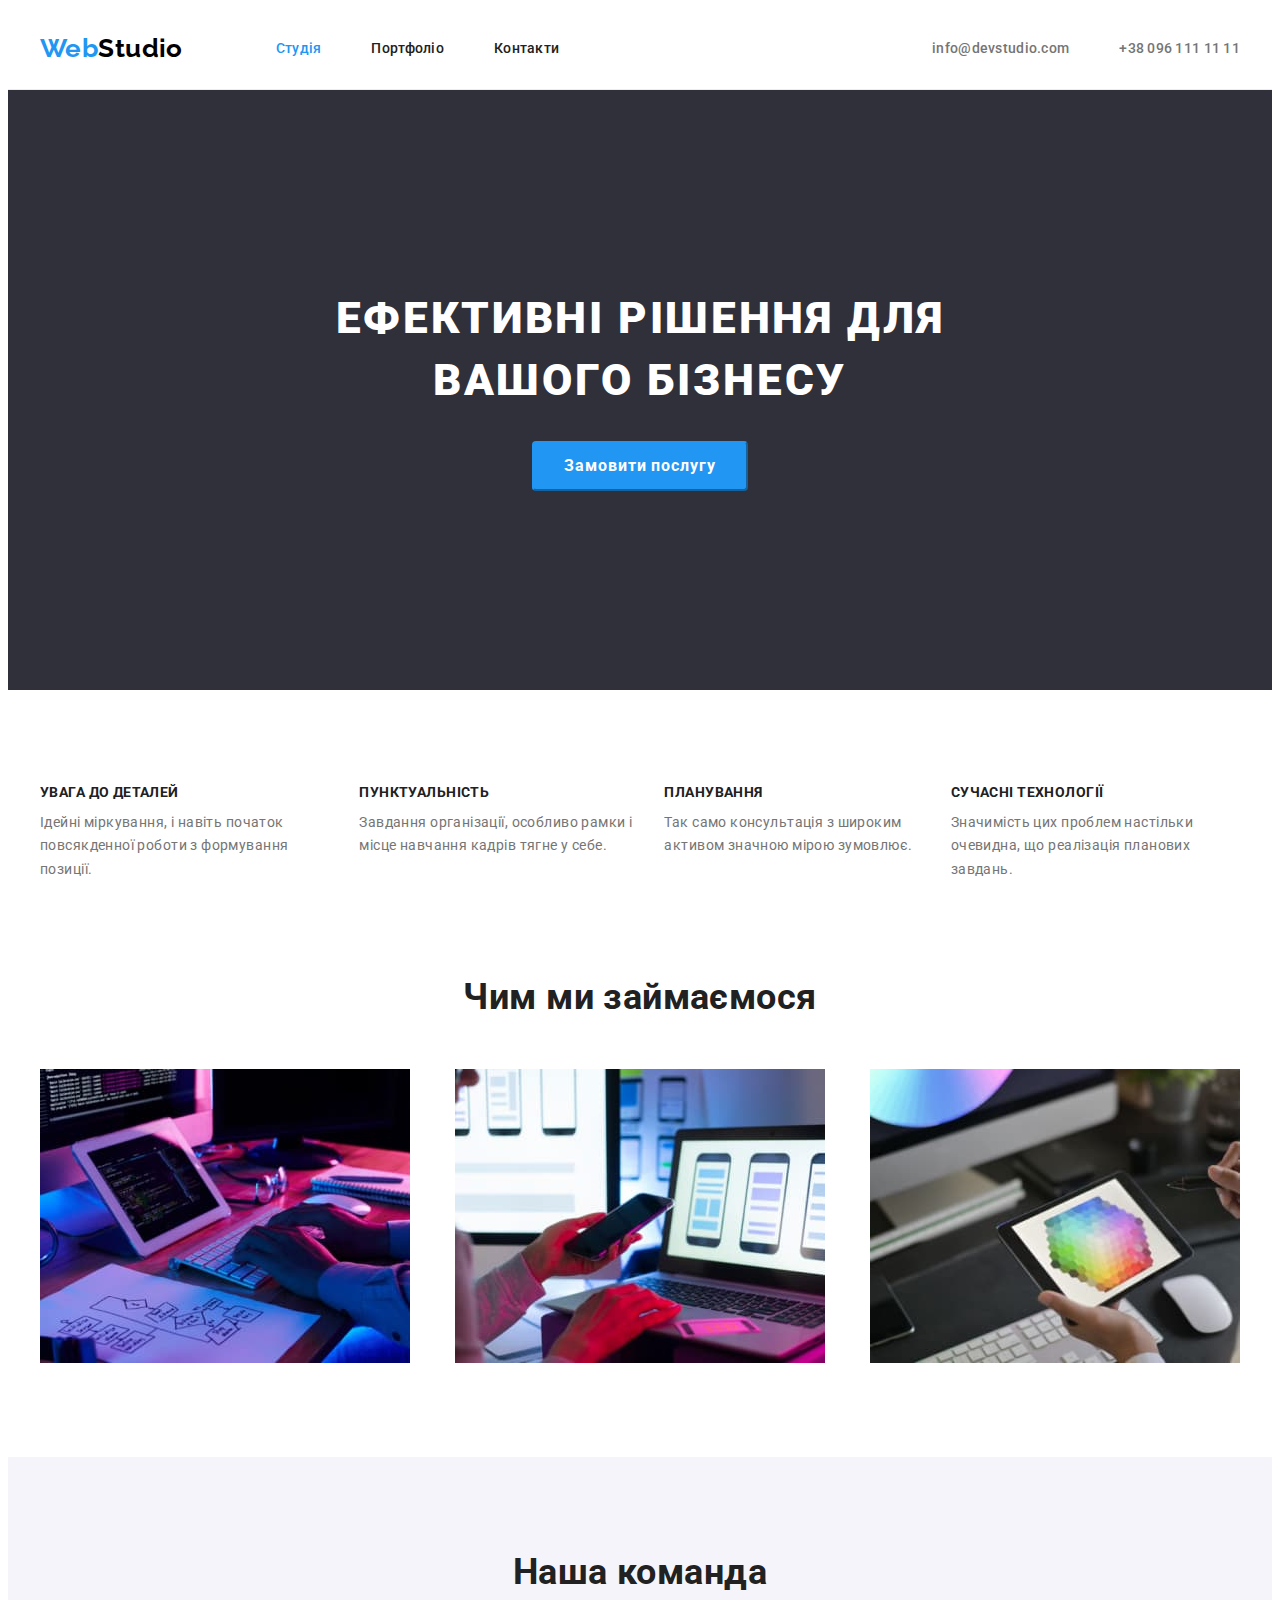
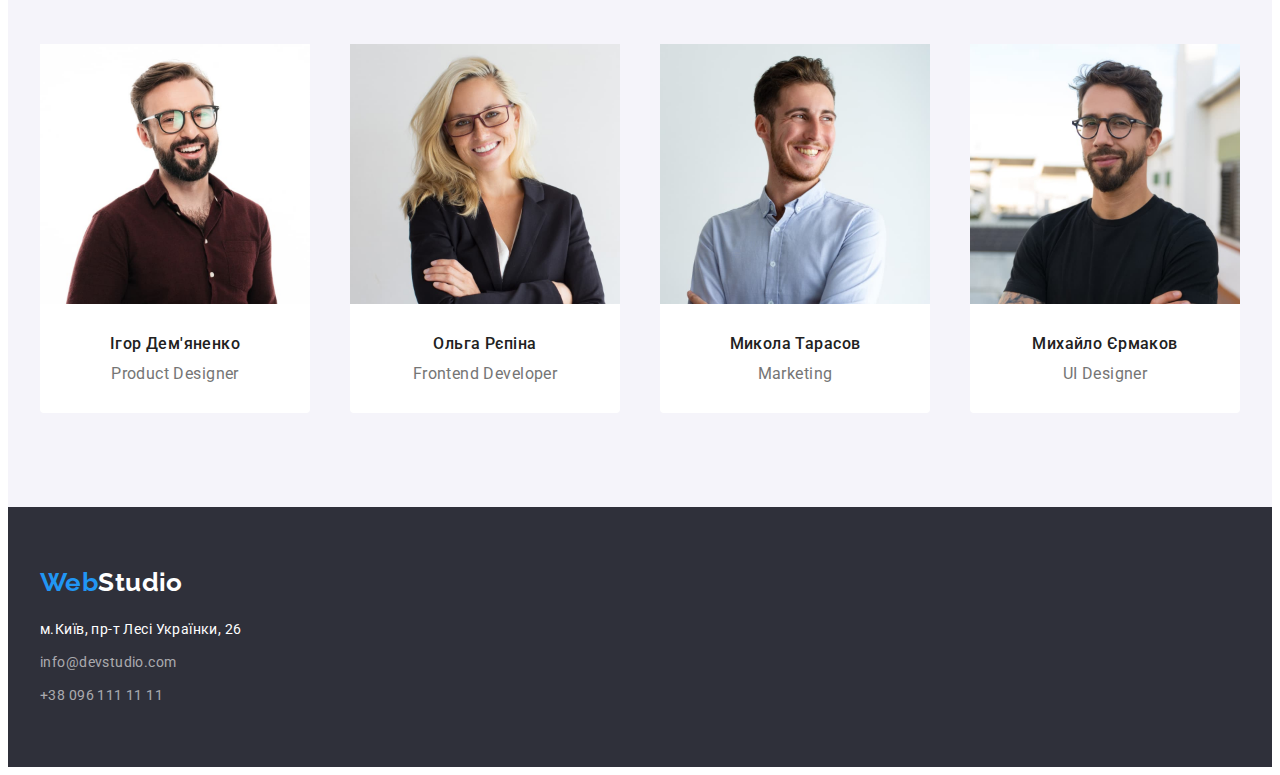
<file: index.html>
<!DOCTYPE html>
<html lang="uk">

<head>
    <meta charset="UTF-8">
    <meta http-equiv="X-UA-Compatible" content="IE=edge">
    <meta name="viewport" content="width=device-width, initial-scale=1.0">
    <link rel="preconnect" href="https://fonts.googleapis.com">
    <link rel="preconnect" href="https://fonts.gstatic.com" crossorigin>
    <link
        href="https://fonts.googleapis.com/css2?family=Raleway:wght@700&family=Roboto:wght@400;500;700;900&display=swap"
        rel="stylesheet">
    <link rel="stylesheet" href="https://cdnjs.cloudflare.com/ajax/libs/modern-normalize/1.1.0/modern-normalize.min.css"
        integrity="sha512-wpPYUAdjBVSE4KJnH1VR1HeZfpl1ub8YT/NKx4PuQ5NmX2tKuGu6U/JRp5y+Y8XG2tV+wKQpNHVUX03MfMFn9Q=="
        crossorigin="anonymous" referrerpolicy="no-referrer" />
    <title>Головна сторінка</title>
    <link rel="stylesheet" href="./css/styles.css">
</head>

<body>
    <header>
        <div class="header container">
            <nav class="header-nav">
                <a href="index.html" lang="en" class="logo link">Web<span class="logo-header">Studio</span></a>
                <ul class="header-nav list">
                    <li class="nav-items"><a href="./index.html" class="nav-items link current">Студія</a></li>
                    <li class="nav-items"><a href="./portfolio.html" class="nav-items link">Портфоліо</a></li>
                    <li class="nav-items"><a href="" class="nav-items link">Контакти</a></li>
                </ul>
            </nav>

            <ul class="list flex">
                <li class="list-item"><a href="mailto:info@devstudio.com" target="_blank"
                    class="cantacts-mail link">info@devstudio.com</a> </li>
                <li class="list-item"><a href="tel:+380961111111" class="contacts-tel link">+38 096 111 11 11</a> </li>
            </ul>
        </div>
    </header>
    <main>
        <!--section hero-->

        <section class="hero">
            <!-- <div class="container"> -->
            <h1 class="hero-title">Ефективні рішення для вашого бізнесу</h1>
            <button type="button" class="hero-btn">Замовити послугу</button>
            <!-- </div> -->
        </section>

        <section class="section-descr section">
            <div class="container">
                <h2 class="visually-hidden"> Як ми працюємо </h2>
                <ul class="list flex">
                    <li class="descr-list">
                        <h3 class="descr-item">Увага до деталей</h3>
                        <p class="item-text">Ідейні міркування, і навіть початок повсякденної роботи з формування
                            позиції.</p>
                    </li>
                    <li class="descr-list">
                        <h3 class="descr-item">Пунктуальність</h3>
                        <p class="item-text">Завдання організації, особливо рамки і місце навчання кадрів тягне у себе.
                        </p>
                    </li>
                    <li class="descr-list">
                        <h3 class="descr-item">Планування</h3>
                        <p class="item-text">Так само консультація з широким активом значною мірою зумовлює.</p>
                    </li>
                    <li class="descr-list">
                        <h3 class="descr-item">Сучасні технології</h3>
                        <p class="item-text">Значимість цих проблем настільки очевидна, що реалізація планових завдань.
                        </p>
                    </li>
                </ul>
            </div>
        </section>
        <section class="section-direction section">
            <div class="container">
                <h2 class="title">Чим ми займаємося</h2>
                <ul class="list flex">
                    <li><img src="./images/img.jpg" alt="людина вестає сайт" width="370"></li>
                    <li><img src="./images/img2.jpg" alt="людина оптимізовує сайт під мобільні телефони" width="370">
                    </li>
                    <li><img src="./images/img3.jpg" alt="людина підбирає колір для сайту" width="370"></li>
                </ul>
            </div>
        </section>
        <section class="team section">
            <div class="container">
                <h2 class="title">Наша команда</h2>
                <ul class="list flex">
                    <li class="team-items">
                        <img src="./images/img-0.jpg" alt="Ігор Дем'яненко фото" width="270">
                        <div class="name-and-profession">
                            <h3 class="team-member">Ігор Дем'яненко</h3>
                            <p lang="en" class="member-profession">Product Designer</p>
                        </div>
                    </li>
                    <li class="team-items">
                        <img src="./images/img-1.jpg" alt="Ольга Рєпіна фото" width="270">
                        <div class="name-and-profession">
                            <h3 class="team-member">Ольга Рєпіна</h3>
                            <p lang="en" class="member-profession">Frontend Developer</p>
                        </div>
                    </li>
                    <li class="team-items">
                        <img src="./images/img-2.jpg" alt="Микола Тарасов фото" width="270">
                        <div class="name-and-profession">
                            <h3 class="team-member">Микола Тарасов</h3>
                            <p lang="en" class="member-profession">Marketing</p>
                        </div>
                    </li>
                    <li class="team-items">
                        <img src="./images/img-3.jpg" alt="Михайло Єрмаков фото" width="270">
                        <div class="name-and-profession">
                            <h3 class="team-member">Михайло Єрмаков</h3>
                            <p lang="en" class="member-profession">UI Designer</p>
                        </div>
                    </li>
                </ul>
            </div>
        </section>
    </main>
    <footer>
        <div class="container">
            <a href="index.html" lang="en" class="logo link">Web<span class="logo-footer">Studio</span></a>
            <address class="address">
                <ul class="list">
                    <li><a href="https://goo.gl/maps/mJdhDVVJMLw1E8uT7" class="address-map link" target="_blank"
                            rel="noreferrer noopener">м.Київ, пр-т Лесі Українки, 26</a></li>
                    <li><a href="mailto:info@devstudio.com" class="address-mail link"
                            target="_blank">info@devstudio.com</a></li>
                    <li><a href="tel:+380961111111" class="address-tel link">+38 096 111 11 11</a></li>
                </ul>
            </address>
        </div>
    </footer>
</body>

</html>
</file>
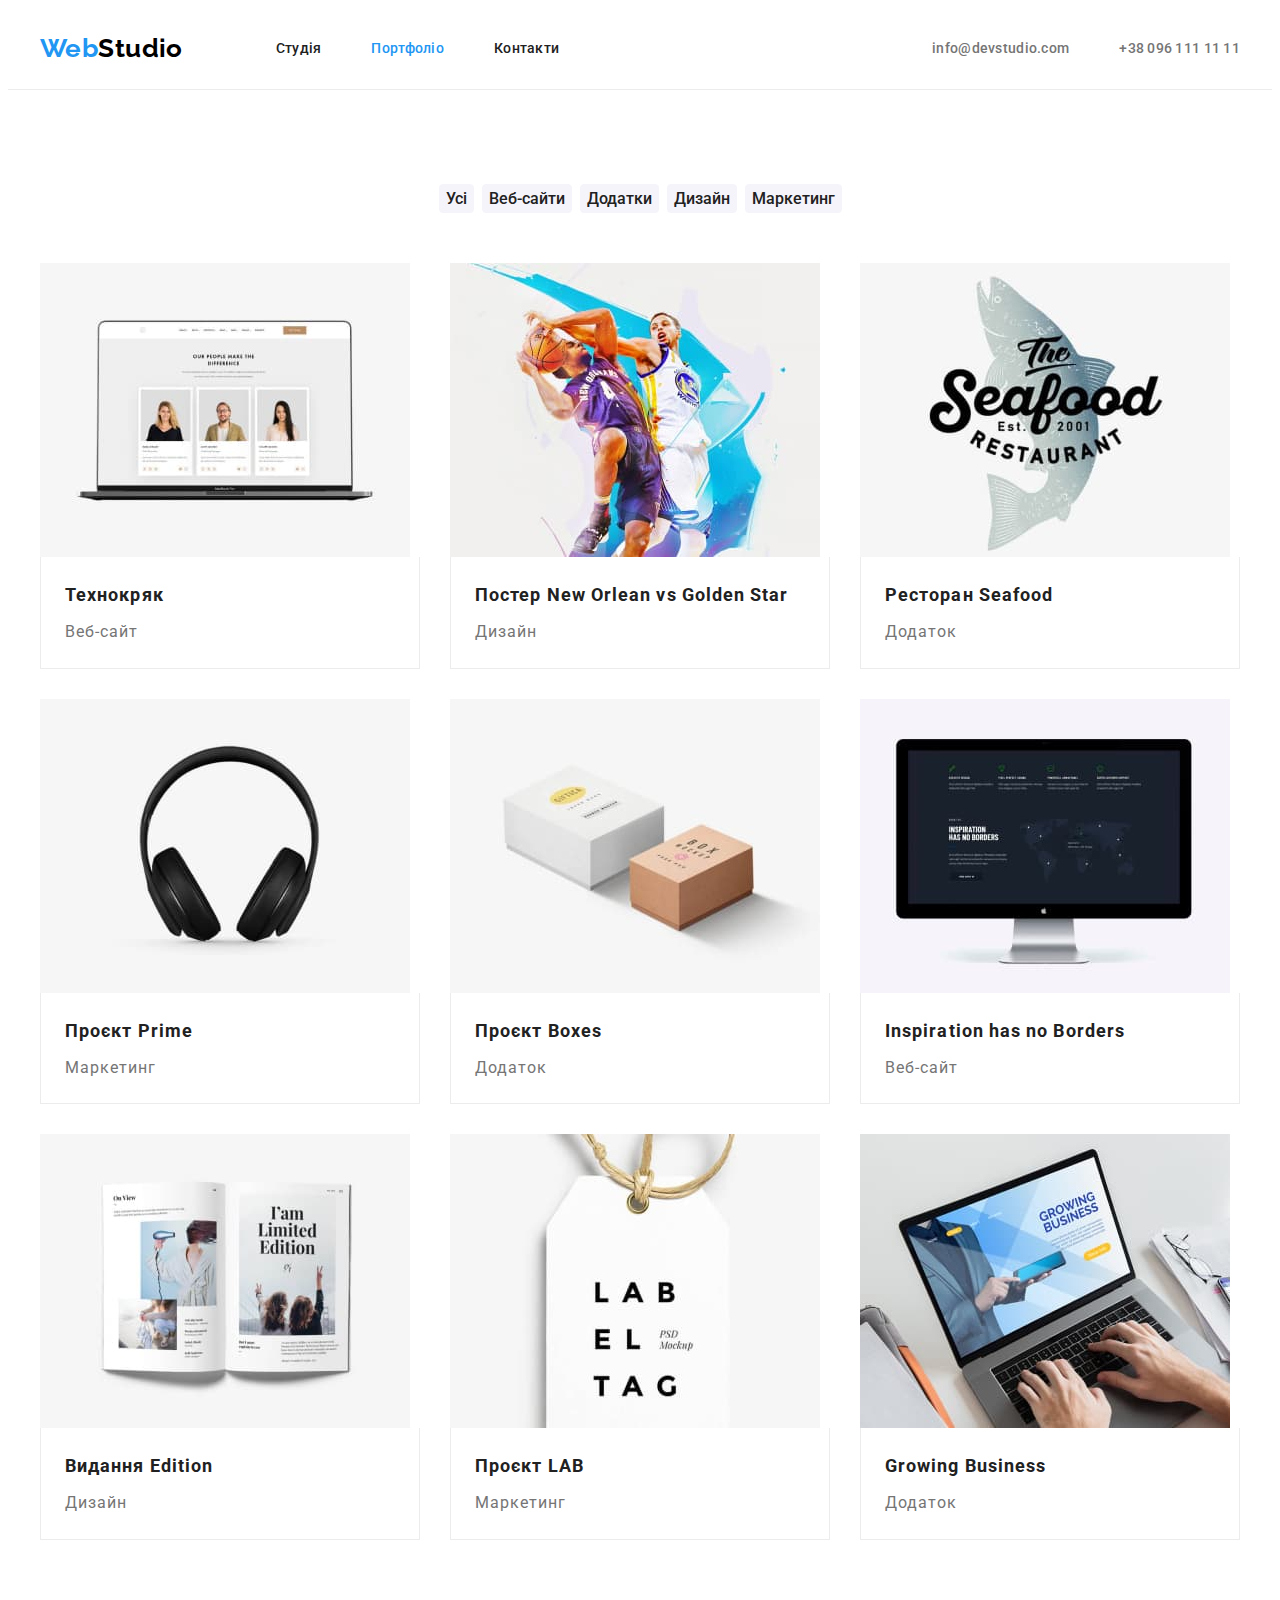
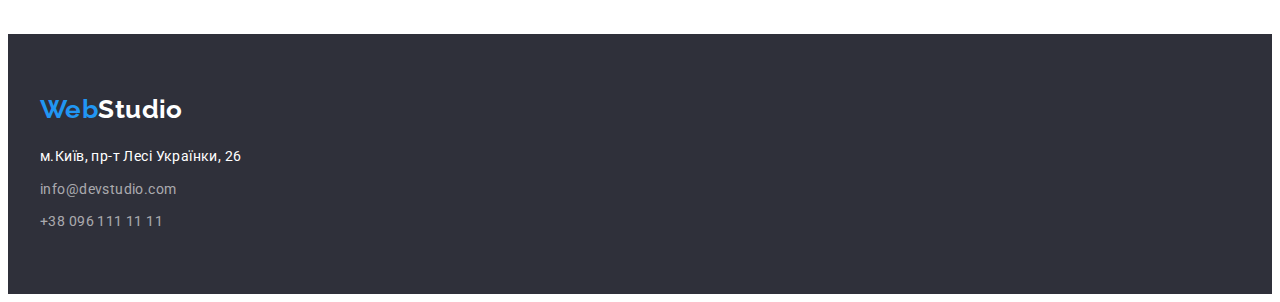
<file: portfolio.html>
<!DOCTYPE html>
<html lang="uk">
<head>
    <meta charset="UTF-8">
    <meta http-equiv="X-UA-Compatible" content="IE=edge">
    <meta name="viewport" content="width=device-width, initial-scale=1.0">
    <link rel="preconnect" href="https://fonts.googleapis.com">
<link rel="preconnect" href="https://fonts.gstatic.com" crossorigin>
<link href="https://fonts.googleapis.com/css2?family=Raleway:wght@700&family=Roboto:wght@400;500;700;900&display=swap" rel="stylesheet">
<link rel="stylesheet" href="https://cdnjs.cloudflare.com/ajax/libs/modern-normalize/1.1.0/modern-normalize.min.css" 
integrity="sha512-wpPYUAdjBVSE4KJnH1VR1HeZfpl1ub8YT/NKx4PuQ5NmX2tKuGu6U/JRp5y+Y8XG2tV+wKQpNHVUX03MfMFn9Q==" 
crossorigin="anonymous" 
referrerpolicy="no-referrer" />
    <title>Портфоліо</title>
    <link rel="stylesheet" href="./css/styles.css">
</head>
<body>
    <header>
        <div class="header container flex">
            <nav class="header-nav flex">
                <a href="index.html" lang="en" class="logo link">Web<span class="logo-header">Studio</span></a>
                <ul class="header-nav list flex">
                    <li class="nav-items"><a href="./index.html" class="nav-items link ">Студія</a></li>
                    <li class="nav-items"><a href="./portfolio.html" class="nav-items link current">Портфоліо</a></li>
                    <li class="nav-items"><a href="" class="nav-items link">Контакти</a></li>
                </ul> 
            </nav>
            
            <ul class="list flex"> 
                <li class="list-item"><a href="mailto:info@devstudio.com" target="_blank" class="cantacts-mail link">info@devstudio.com</a> </li>
                <li class="list-item"><a href="tel:+380961111111" class="contacts-tel link">+38 096 111 11 11</a> </li>
            </ul>
        </div>
    </header>
    <main> 
        <section class="section">
            <div class="container">
                <h1 class="visually-hidden">проєкти</h1>
           
                <ul class="project-filter list">
                    <li><button type="button" class="filter-btn">Усі</button></li>
                    <li><button type="button" class="filter-btn">Веб-сайти</button></li>
                    <li><button type="button" class="filter-btn">Додатки</button></li>
                    <li><button type="button" class="filter-btn">Дизайн</button></li>
                    <li><button type="button" class="filter-btn">Маркетинг</button></li>
                </ul>
                <ul class="project-list list">
                    <li class="project-item">
                        <img src="./images/tech.jpg"  alt="Веб-сайт на екрані ноутбука" width="370">
                        <div class="project-descr">
                            <h2 class="project-title">Технокряк</h2>
                            <p class="title-descr">Веб-сайт</p>
                        </div>
                    </li>
                    <li class="project-item">
                        <img src="./images/bascet.jpg"  alt="два баскетболіста змагаються" width="370">
                        <div class="project-descr">
                            <h2 class="project-title">Постер <span lang="en">New Orlean vs Golden Star</span> </h2>
                            <p class="title-descr">Дизайн</p>
                        </div>
                    </li>
                    <li class="project-item">
                        <img src="./images/seafood.jpg"  alt="логотип ресторана Seafood" width="370">
                        <div class="project-descr">
                            <h2 class="project-title">Ресторан <span lang="en">Seafood</span> </h2>
                            <p class="title-descr">Додаток</p>
                        </div>
                    </li>
                    <li class="project-item">
                        <img src="./images/prime.jpg"  alt="накладні наушники" width="370">
                        <div class="project-descr">
                            <h2 class="project-title">Проєкт <span lang="en">Prime</span></h2>
                            <p class="title-descr">Маркетинг</p>
                        </div>
                    </li>
                    <li class="project-item">
                        <img src="./images/boxes.jpg" alt="дві коробки" width="370">
                        <div class="project-descr">
                            <h2 class="project-title">Проєкт <span lang="en"> Boxes</span></h2>
                            <p class="title-descr">Додаток</p>
                        </div>
                    </li>
                    <li class="project-item">
                        <img src="./images/borders.jpg"  alt="Веб-сайт Inspiration has no Borders на екрані монітора" width="370">
                        <div class="project-descr">
                            <h2 class="project-title" lang="en">Inspiration has no Borders</h2>
                            <p class="title-descr">Веб-сайт</p>
                        </div>
                    </li>
                    <li class="project-item">
                        <img src="./images/limited.jpg"  alt="журнал видання Limited Edition" width="370">
                        <div class="project-descr">
                            <h2 class="project-title">Видання <span lang="en">Edition</span> </h2>
                            <p class="title-descr">Дизайн</p>
                        </div>
                    </li>
                    <li class="project-item">
                        <img src="./images/Lab.jpg"  alt="логотип проєкта LAB" width="370">
                        <div class="project-descr">
                            <h2 class="project-title">Проєкт LAB</h2>
                            <p class="title-descr">Маркетинг</p>
                        </div>
                    </li>
                    <li class="project-item">
                        <img src="./images/busines.jpg"  alt="Додаток Growing Business на екрані ноутбука" width="370">
                        <div class="project-descr">
                            <h2 class="project-title" lang="en">Growing Business</h2>
                            <p class="title-descr">Додаток</p>
                        </div>
                    </li>
                </ul>
            </div>    
        </section>
    </main>
    <footer class="footer">
        <div class="container">
            <a href="index.html" lang="en" class="logo link">Web<span class="logo-footer">Studio</span></a>
            <address class="address">
                <ul class="list">
                     <li><a href="https://goo.gl/maps/mJdhDVVJMLw1E8uT7" class="address-map link" target="_blank" rel="noreferrer noopener">м.Київ, пр-т Лесі Українки, 26</a></li>
                     <li><a href="mailto:info@devstudio.com" class="address-mail link" target="_blank">info@devstudio.com</a></li>
                     <li><a href="tel:+380961111111" class="address-tel link">+38 096 111 11 11</a></li>
                </ul>
            </address>
        </div>
    </footer>
    
</body>
</html>
</file>
<file: css/styles.css>
:root {--primary-text-color: #757575;
--accent-color: #2196F3;
--contrast-color:#212121 ;
--separation-color:#F5F4FA;
--background-color:#2F303A;
--pure-black-color:#000000;
--pure-white-color:#ffffff;
--transparent-white:#FFFFFF99;
--border-color: rgba(236, 236, 236, 1); } 
/* * {outline: 2px solid green} */
body {
    color: var(--primary-text-color); 
    font-family: 'Roboto', sans-serif;
    font-size: 14px; 
    letter-spacing: 0.03em; 
    background-color: #ffffff;}

   
.list { 
    list-style: none; 
    padding: 0; 
    margin: 0;}
.list.flex {
    margin-left: auto;}
.list.flex .list-item + .list-item {margin-left: 50px;}
 /* Утиліти */
.link {text-decoration: none;}
.link.current {color:var(--accent-color);}
html {box-sizing: border-box;}
.visually-hidden {
    position: absolute;
    width: 1px;
    height: 1px;
    margin: -1px;
    border: 0;
    padding: 0;
    white-space: nowrap;
    clip-path: inset(100%);
    clip: rect(0 0 0 0);
    overflow: hidden;
  }
  
img {display: block;}
.container {
    margin: 0 auto;
    padding: 0 15px;
    width: 1200px;}
.margin-none, 
.hiden,
 h1,
 h2,
 h3,
 p {margin: 0;}
 .flex {display: flex;}

 header {border-bottom: 1px solid var(--border-color);}

/*  header */
.header-nav {
    color:var(--contrast-color); 
    align-items: center;
    display: flex;
}
.header.container {
    display: flex;
    align-items: center ;
    /* padding-top: 24px;
    padding-bottom: 25px; */
}
.logo {
    color: var(--accent-color); 
    font-weight: 700;
    font-size: 26px;
    line-height: 1.2; 
    font-family:'Raleway', sans-serif;
    display: inline-block;
    margin-right: 93px;
}
.logo-header {color: var(--pure-black-color);}
.header-nav .nav-items + .nav-items {
margin-left: 50px;}
.nav-items.link, .cantacts-mail.link, .contacts-tel.link   {
    display: block;
    padding-top: 32px;
    padding-bottom: 32px;
}
.nav-items, 
.cantacts-mail, 
.contacts-tel {
    color: inherit; 
    font-weight: 500; 
    line-height: 1.2; 
    letter-spacing: 0.02em;}
.nav-items:hover, 
.cantacts-mail:hover, 
.contacts-tel:hover {color:var(--accent-color);}
.nav-items:focus, 
.cantacts-mail:focus, 
.contacts-tel:focus { color:var(--accent-color);}
/* main головної сторінки */
/* hero */
.hero {
    background-color:var(--background-color); 
    text-align: center;
    min-height: 600px;
    /* padding-top: 200px;
    padding-bottom: 280px; */
    display: flex;
    flex-direction: column;
    align-items: center; 
    justify-content: center;
}
/* .hero>.container { 
    padding-top: 200px ;
    padding-bottom: 280px;
    text-align: center;
    padding-left: 270px;
    padding-right: 270px;} */
.hero-title {
    color:var(--pure-white-color); 
    font-weight: 900;
    font-size: 44px;
    line-height: 1.4; 
    letter-spacing: 0.06em; 
    text-transform: uppercase;
    margin-bottom: 30px;
    width: 696px;
/*  margin: 0 auto 30 auto */
}
.hero-btn {
    background-color: var(--accent-color);
    color: var(--pure-white-color); 
    font-weight: 700;
    font-size: 16px;
    line-height: 1.9; 
    text-align: center; 
    letter-spacing: 0.06em; 
    cursor: pointer; 
    font-family: inherit;
    width: 216px;
    height: 50px;
    border-radius: 4px;
    border-color: var(--accent-color);
    /* margin: 0 auto 0 auto */
}

    /* секція як ми працюємо */
    .section {     
        padding-top: 94px;
        padding-bottom: 94px;}
/* .section-descr>.container {
    padding-top: 94px;
    padding-bottom: 94px;} */
.section-descr .list {justify-content: space-between;}
.list .descr-list + .descr-list {margin-left: 30px;}
/* .list>.descr-list:not(:first-child) {margin-left: 30px;} */
.descr-item {
    text-transform: uppercase; 
    color:var(--contrast-color) ; 
    font-weight: 700; font-size: 14px;
    line-height: 1.2;
    margin-bottom: 10px;
}
.item-text {
    line-height: 1.7;}

    /* чим ми займаємось */
/* .section-direction>.container { padding-bottom: 94px;} */
.section-direction .list {justify-content: space-between;}
.section-direction.section {padding-top: 0;}

/* секція наша команда */
.team  {background-color: var(--separation-color);}

.name-and-profession{
        padding: 30px 0px;    
}
.team .list {justify-content: space-between;}
.team-items {
    background-color: var(--pure-white-color);
    border-radius: 0 0 4px 4px;
    text-align: center;
}
.member-profession {
    font-size: 16px;
    line-height: 1.2;}
.team-member {
    font-weight: 500;
    font-size: 16px;
    line-height: 1.2;
    margin-bottom: 10px;}
.title {
    font-weight: 700;
    font-size: 36px;
    line-height: 1.2; 
    text-align: center;
    margin-bottom: 50px;} 
.title, 
.team-member {color: var(--contrast-color);}
.title.margin-none {margin-bottom: 50px;}

/* footer */
footer{
    padding-top: 60px;
    padding-bottom: 60px;}
footer .logo {
    margin-bottom: 20px;
}
.logo-footer {color: var(--pure-white-color);  
    display: inline-flex;}
.address {font-style:normal}
.address li:not(:last-child) {margin-bottom: 9px;}
 .address-map {
    color:var(--pure-white-color);
    line-height: 1.7;}
 footer {background-color: var(--background-color);}
.address-mail, 
.address-tel {
    color: var(--transparent-white);
    line-height: 1.7;}
.address-map:hover, 
.address-mail:hover, 
.address-tel:hover {color: var(--accent-color);}
.address-map:focus, 
.address-mail:focus, 
.address-tel:focus {color: var(--accent-color);}
/* портфоліо */


/* фільтри */
.filter-btn {
    background-color: var(--separation-color);
    color: var(--contrast-color);
    font-weight: 500;
    font-size: 16px;
    line-height: 1.6; 
    cursor: pointer; 
    font-family: inherit;
    border: 1px solid var(--separation-color); 
    border-radius: 4px;
}
.filter-btn:hover {
    background-color: var(--accent-color); 
    color: var(--pure-white-color);}
.filter-btn:focus {background-color: var(--accent-color); 
    color: var(--pure-white-color);}
/* проєкти */
.project-filter {
    margin-bottom: 50px;
    display: flex;
    justify-content: center; 
}
.project-filter li+li {margin-left: 8px;}
/* .project-filter>li:not(:first-child) {margin-left: 8px;} */
.project-list { 
    display: flex;
    flex-wrap: wrap;
    gap:30px;
    }
.project-item { 
    flex-basis: calc((100% - 60px) /3); 
}
.project-descr { 
    padding: 20px 24px;
    border-left: 1px solid var(--border-color); 
    border-right: 1px solid var(--border-color); 
    border-bottom: 1px solid var(--border-color);
}

.project-title { 
    color:var(--contrast-color); 
    font-weight: 700;
    font-size: 18px;
    line-height: 2; 
    letter-spacing: 0.06em;
    margin-bottom: 4px;}
.title-descr {
    font-size: 16px;
    line-height: 1.9; 
    letter-spacing: 0.06em;}
</file>
